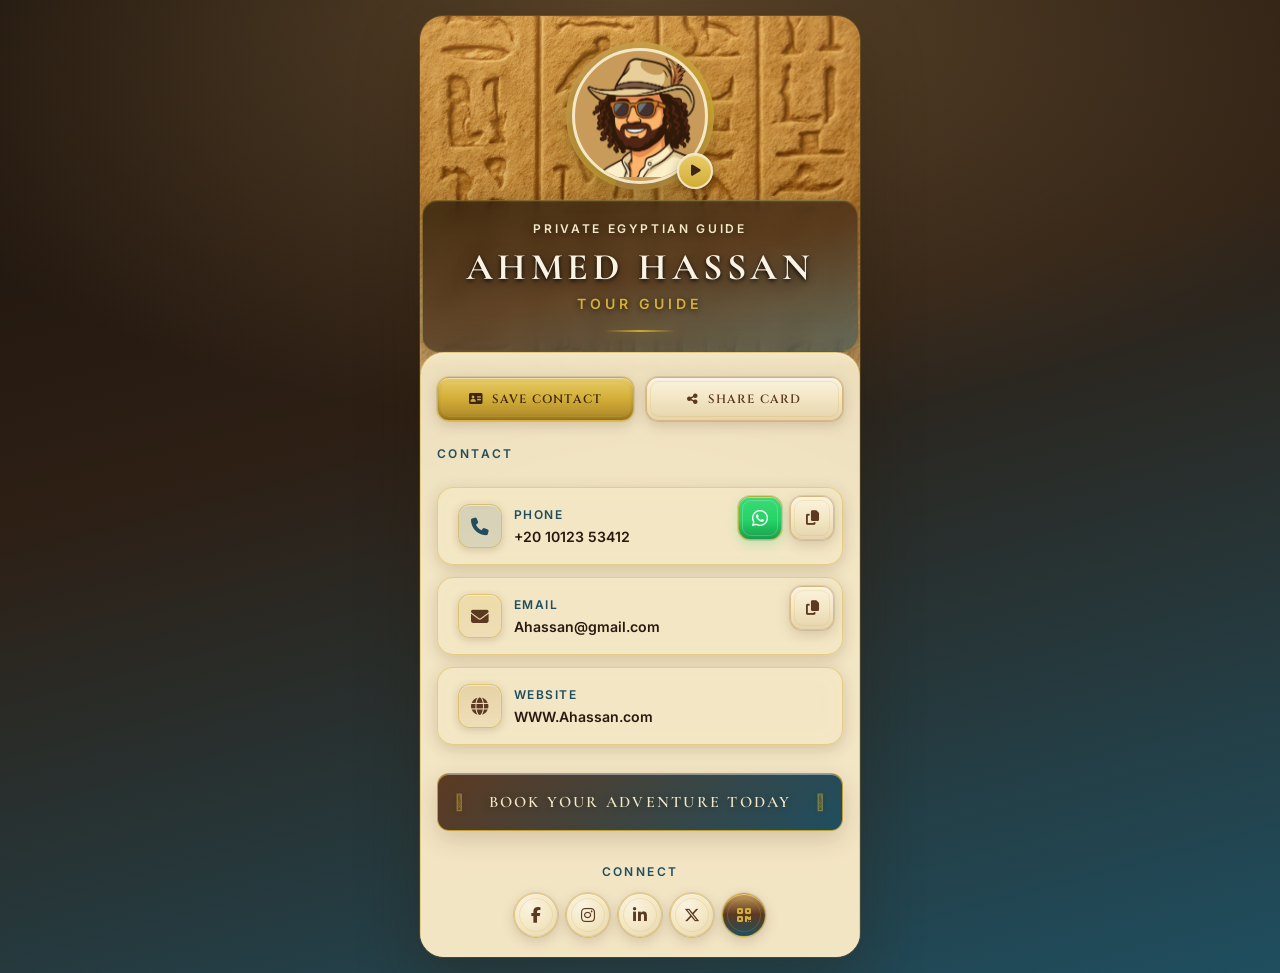
<file: index.html>
<!DOCTYPE html>
<html lang="en">
<head>
  <meta charset="UTF-8">
  <meta name="viewport" content="width=device-width, initial-scale=1.0, viewport-fit=cover">
  <meta name="description" content="Ahmed Hassan - Professional Tour Guide. Contact for guided tours and travel experiences.">
  <meta name="keywords" content="tour guide, Egypt, travel, guided tours, Ahmed Hassan">
  <meta name="author" content="Ahmed Hassan">
  <meta name="robots" content="index, follow">
  <meta name="format-detection" content="telephone=yes, email=yes, address=no">
  <meta name="mobile-web-app-capable" content="yes">
  <meta name="apple-mobile-web-app-capable" content="yes">
  <meta name="apple-mobile-web-app-status-bar-style" content="black-translucent">
  <meta name="apple-mobile-web-app-title" content="A.H. Tours">
  <meta property="og:title" content="Ahmed Hassan - Tour Guide">
  <meta property="og:description" content="Ahmed Hassan - Professional Tour Guide. Contact for guided tours and travel experiences.">
  <meta property="og:type" content="profile">
  <meta property="og:image" content="/assets/owner.png">
  <meta property="og:locale" content="en_US">
  <meta name="twitter:card" content="summary_large_image">
  <meta name="twitter:title" content="Ahmed Hassan - Tour Guide">
  <meta name="twitter:description" content="Ahmed Hassan - Professional Tour Guide. Contact for guided tours and travel experiences.">
  <meta name="twitter:image" content="/assets/owner.png">

  <title>Ahmed Hassan - Tour Guide</title>

  <link rel="canonical" href="/">
  <link rel="icon" type="image/svg+xml" href="/assets/favicon.svg">
  <link rel="icon" type="image/x-icon" href="/assets/favicon.ico">
  <link rel="apple-touch-icon" href="/assets/apple-touch-icon.svg">
  <link rel="manifest" href="/assets/site.webmanifest">
  <link rel="preload" href="/data/card.json" as="fetch" crossorigin="anonymous">
  <link rel="preload" href="/assets/owner.png" as="image" type="image/png">
  <meta name="theme-color" content="#C89B5B">
  <meta name="msapplication-TileColor" content="#C89B5B">

  <link rel="preconnect" href="https://fonts.googleapis.com">
  <link rel="preconnect" href="https://fonts.gstatic.com" crossorigin>
  <link rel="preconnect" href="https://cdnjs.cloudflare.com" crossorigin>

  <link rel="stylesheet" href="https://cdnjs.cloudflare.com/ajax/libs/font-awesome/6.4.2/css/all.min.css"
        integrity="sha512-z3gLpd7yknf1YoNbCzqRKc4qyor8gaKU1qmn+CShxbuBusANI9QpRohGBreCFkKxLhei6S9CQXFEbbKuqLg0DA=="
        crossorigin="anonymous" referrerpolicy="no-referrer">
  <link rel="stylesheet" href="https://fonts.googleapis.com/css2?family=Cinzel:wght@400;600;700&family=Cormorant+Garamond:wght@500;600;700&family=Inter:wght@400;500;600;700&display=swap">

  <link rel="stylesheet" href="/styles/variables.css">
  <link rel="stylesheet" href="/styles/base.css">
  <link rel="stylesheet" href="/styles/layout.css">
  <link rel="stylesheet" href="/styles/components.css">
  <link rel="stylesheet" href="/styles/animations.css">
  <link rel="stylesheet" href="/styles/responsive.css">
  <link rel="stylesheet" href="/styles/interactions.css">
</head>
<body>
  <a class="skip-link" href="#main-card">Skip to business card</a>

  <aside class="install-banner" hidden aria-hidden="true" role="region" aria-label="Install app">
    <div class="install-banner__header">
      <span class="install-banner__glyph" aria-hidden="true">𓋹</span>
      <p class="install-banner__text">Install this card on your home screen for quick access.</p>
    </div>
    <div class="install-banner__actions">
      <button type="button" class="btn btn--gold btn--sm" data-action="install-app">Add to Home Screen</button>
      <button type="button" class="btn btn--ghost btn--sm" data-action="dismiss-install">Not now</button>
    </div>
  </aside>

  <main id="main-card" class="card-container">
    <article class="business-card">
      <div class="bg-scene" aria-hidden="true">
        <div class="bg-texture"></div>
        <div class="bg-atmosphere"></div>
        <div class="bg-vignette"></div>
      </div>

      <header class="hero">
        <div class="hero__glow" aria-hidden="true"></div>
        <div class="avatar-wrap">
          <div class="avatar-ring" aria-hidden="true"></div>
          <button type="button"
                  class="avatar-trigger"
                  data-action="open-showcase"
                  aria-label="Play Ahmed Hassan's guide introduction video"
                  hidden>
            <span class="profile-img-container">
              <img src="/assets/owner.png"
                   data-card="profile-image"
                   alt="Ahmed Hassan - Professional Tour Guide"
                   class="profile-image"
                   width="132"
                   height="132"
                   decoding="async"
                   fetchpriority="high">
            </span>
            <span class="avatar-play" aria-hidden="true">
              <i class="fas fa-play" aria-hidden="true"></i>
            </span>
          </button>
        </div>
        <div class="hero__identity name-section">
          <p class="hero__eyebrow">Private Egyptian Guide</p>
          <h1 data-card="owner-name">AHMED HASSAN</h1>
          <h2 data-card="owner-title">TOUR GUIDE</h2>
          <div class="hero__divider perfect-divider" aria-hidden="true"></div>
        </div>
      </header>

      <div class="card-body info-panel">
        <section class="actions-section utility-section" aria-label="Quick actions">
          <div class="actions-grid">
            <button type="button" class="btn btn--gold" data-action="save-contact">
              <i class="fas fa-address-card" aria-hidden="true"></i>
              <span data-card="save-contact-label">Save Contact</span>
            </button>
            <button type="button" class="btn btn--outline" data-action="share-card">
              <i class="fas fa-share-alt" aria-hidden="true"></i>
              <span data-card="share-card-label">Share Card</span>
            </button>
          </div>
        </section>

        <section class="contact-section" aria-labelledby="contact-heading">
          <h3 id="contact-heading" class="section-label">Contact</h3>

          <div class="contact-card">
            <a href="tel:+201012353412"
               data-card="phone-link"
               class="contact-card__main contact-link"
               aria-label="Call Ahmed Hassan">
              <span class="contact-card__icon contact-card__icon--phone"><i class="fas fa-phone" aria-hidden="true"></i></span>
              <span class="contact-card__body">
                <span class="contact-card__label">Phone</span>
                <span class="contact-card__value" data-card="phone-display">+20 10123 53412</span>
              </span>
            </a>
            <div class="contact-card__tools">
              <a href="https://wa.me/201012353412"
                 data-card="whatsapp-link"
                 target="_blank"
                 rel="noopener noreferrer"
                 class="contact-card__wa"
                 aria-label="Chat with Ahmed Hassan on WhatsApp"
                 title="WhatsApp">
                <i class="fab fa-whatsapp" aria-hidden="true"></i>
              </a>
              <button type="button" class="copy-btn contact-card__copy"
                      data-card="phone-copy"
                      data-copy="+20 10123 53412"
                      aria-label="Copy phone number"
                      title="Copy phone number">
                <i class="fas fa-copy" aria-hidden="true"></i>
              </button>
            </div>
          </div>

          <div class="contact-card">
            <a href="mailto:Ahassan@gmail.com"
               data-card="email-link"
               class="contact-card__main contact-link"
               aria-label="Email Ahmed Hassan in Gmail"
               title="Email Ahmed Hassan in Gmail">
              <span class="contact-card__icon contact-card__icon--email"><i class="fas fa-envelope" aria-hidden="true"></i></span>
              <span class="contact-card__body">
                <span class="contact-card__label">Email</span>
                <span class="contact-card__value" data-card="email-display">Ahassan@gmail.com</span>
              </span>
            </a>
            <button type="button" class="copy-btn contact-card__copy"
                    data-card="email-copy"
                    data-copy="Ahassan@gmail.com"
                    aria-label="Copy email address"
                    title="Copy email address">
              <i class="fas fa-copy" aria-hidden="true"></i>
            </button>
          </div>

          <div class="contact-card">
            <a href="https://www.ahassan.com"
               data-card="website-link"
               target="_blank"
               rel="noopener noreferrer"
               class="contact-card__main contact-link"
               aria-label="Visit website">
              <span class="contact-card__icon contact-card__icon--web"><i class="fas fa-globe" aria-hidden="true"></i></span>
              <span class="contact-card__body">
                <span class="contact-card__label">Website</span>
                <span class="contact-card__value" data-card="website-display">WWW.Ahassan.com</span>
              </span>
            </a>
          </div>
        </section>

        <section class="slogan-section" aria-labelledby="slogan-heading">
          <h3 id="slogan-heading" class="sr-only">Booking invitation</h3>
          <div class="slogan-banner adventure-slogan">
            <span class="slogan-shimmer" aria-hidden="true"></span>
            <span class="slogan-glyph slogan-glyph--start" aria-hidden="true">𓋹</span>
            <span class="slogan-text" data-card="slogan">Book Your Adventure Today</span>
            <span class="slogan-glyph slogan-glyph--end" aria-hidden="true">𓋹</span>
          </div>
        </section>

        <section class="social-section" aria-labelledby="social-heading">
          <h3 id="social-heading" class="section-label section-label--center">Connect</h3>
          <div class="social-icons">
            <a href="https://www.facebook.com/ahmedhassan.tourguide"
               data-card-social="facebook"
               target="_blank"
               rel="noopener noreferrer"
               class="social-icon"
               aria-label="Visit Ahmed Hassan's Facebook page"
               title="Facebook">
              <i class="fab fa-facebook-f" aria-hidden="true"></i>
            </a>
            <a href="https://www.instagram.com/ahmedhassan.tourguide"
               data-card-social="instagram"
               target="_blank"
               rel="noopener noreferrer"
               class="social-icon"
               aria-label="Visit Ahmed Hassan's Instagram profile"
               title="Instagram">
              <i class="fab fa-instagram" aria-hidden="true"></i>
            </a>
            <a href="https://www.linkedin.com/in/ahmedhassan-tourguide"
               data-card-social="linkedin"
               target="_blank"
               rel="noopener noreferrer"
               class="social-icon"
               aria-label="Visit Ahmed Hassan's LinkedIn profile"
               title="LinkedIn">
              <i class="fab fa-linkedin-in" aria-hidden="true"></i>
            </a>
            <a href="https://x.com/ahmedhassan_tours"
               data-card-social="x"
               target="_blank"
               rel="noopener noreferrer"
               class="social-icon"
               aria-label="Visit Ahmed Hassan's X profile"
               title="X">
              <i class="fab fa-x-twitter" aria-hidden="true"></i>
            </a>
            <button type="button" class="social-icon qr-icon"
                    aria-label="Show QR Code"
                    title="Display QR Code">
              <i class="fas fa-qrcode" aria-hidden="true"></i>
            </button>
          </div>
        </section>
      </div>
    </article>
  </main>

  <div id="videoModal"
       class="video-modal-overlay"
       aria-hidden="true"
       role="dialog"
       aria-modal="true"
       aria-labelledby="video-modal-title">
    <div class="video-modal video-modal-content">
      <button type="button"
              class="modal-close video-modal__close"
              data-card="video-close-label"
              aria-label="Close video"
              title="Close">
        <span aria-hidden="true">&times;</span>
      </button>
      <p class="video-modal__eyebrow" data-card="video-eyebrow">Personal Invitation</p>
      <h3 id="video-modal-title" class="video-modal__title" data-card="video-title">Walk the Nile &amp; Ancient Wonders</h3>
      <p class="video-modal__caption" data-card="video-caption">A glimpse into how I craft private journeys across Egypt's timeless landscapes.</p>
      <div class="video-container">
        <div class="video-embed">
          <iframe
            id="profileVideoFrame"
            data-src="https://www.youtube.com/embed/2Ri8f-wqonE?playsinline=1&amp;rel=0&amp;modestbranding=1"
            title="YouTube video player"
            allow="accelerometer; autoplay; clipboard-write; encrypted-media; gyroscope; picture-in-picture; web-share"
            referrerpolicy="strict-origin-when-cross-origin"
            allowfullscreen
            loading="lazy"></iframe>
        </div>
      </div>
    </div>
  </div>

  <div class="modal-overlay qr-modal-overlay"
       aria-hidden="true"
       role="dialog"
       aria-modal="true"
       aria-labelledby="qr-modal-title">
    <div class="qr-modal">
      <button type="button" class="modal-close"
              aria-label="Close QR Code modal"
              title="Close">
        <span aria-hidden="true">&times;</span>
      </button>
      <p class="qr-modal__eyebrow" aria-hidden="true">Scan to connect</p>
      <h3 id="qr-modal-title" data-card="qr-title">My QR Code</h3>
      <div class="qr-modal__frame">
        <img src="/assets/MYQR.png"
             data-card="qr-image"
             alt="QR Code for Ahmed Hassan's contact information"
             class="modal-qr-image"
             width="200"
             height="200"
             loading="lazy"
             decoding="async">
      </div>
      <button type="button" class="btn btn--gold download-btn"
              data-card="download-qr-label"
              aria-label="Download QR Code image"
              title="Download QR Code">
        Download QR Code
      </button>
    </div>
  </div>

  <div id="app-toast" class="app-toast" role="status" aria-live="polite" aria-atomic="true"></div>

  <script src="/scripts/interaction-utils.js" defer></script>
  <script src="/scripts/card-loader.js" defer></script>
  <script src="/scripts/clipboard-manager.js" defer></script>
  <script src="/scripts/modal-manager.js" defer></script>
  <script src="/scripts/video-handler.js" defer></script>
  <script src="/scripts/social-interactions.js" defer></script>
  <script src="/scripts/vcard-manager.js" defer></script>
  <script src="/scripts/share-manager.js" defer></script>
  <script src="/scripts/email-link-manager.js" defer></script>
  <script src="/scripts/pwa-manager.js" defer></script>
  <script src="/scripts/app.js" defer></script>
</body>
</html>
</file>
<file: styles/variables.css>
/* ========================================
   LUXURY EGYPTIAN TOURISM — DESIGN TOKENS
   ======================================== */

:root {
  /* Strict brand palette */
  --sandstone: #C89B5B;
  --sandstone-light: #d4ad78;
  --pharaoh-brown: #5C3A21;
  --pharaoh-brown-deep: #3d2615;
  --antique-gold: #D4AF37;
  --antique-gold-soft: rgba(212, 175, 55, 0.35);
  --papyrus-cream: #F4E7C5;
  --papyrus-cream-soft: rgba(244, 231, 197, 0.92);
  --nile-blue: #1F4E5F;
  --nile-blue-soft: rgba(31, 78, 95, 0.12);
  --luxury-overlay: rgba(40, 25, 10, 0.55);
  --shadow-soft: rgba(60, 30, 10, 0.18);
  --shadow-deep: rgba(40, 25, 10, 0.32);
  --white: #ffffff;
  --text-primary: #2a1810;
  --text-secondary: #5c3a21;
  --text-on-dark: #f4e7c5;
  --whatsapp: #25d366;

  /* Legacy aliases for scripts compatibility */
  --dark-brown: var(--pharaoh-brown);
  --ochre: var(--sandstone);
  --muted-black: var(--text-primary);

  /* Typography */
  --font-display: 'Cormorant Garamond', 'Cinzel', Georgia, serif;
  --font-serif: 'Cinzel', Georgia, serif;
  --font-ui: 'Inter', system-ui, -apple-system, sans-serif;
  --font-family: var(--font-serif);

  /* Fluid scale */
  --text-xs: clamp(0.68rem, 0.62rem + 0.28vw, 0.75rem);
  --text-sm: clamp(0.78rem, 0.72rem + 0.32vw, 0.88rem);
  --text-base: clamp(0.88rem, 0.82rem + 0.35vw, 1rem);
  --text-lg: clamp(1.05rem, 0.95rem + 0.5vw, 1.25rem);
  --text-xl: clamp(1.35rem, 1.1rem + 1.1vw, 1.85rem);
  --text-2xl: clamp(1.65rem, 1.35rem + 1.4vw, 2.35rem);

  /* Layout */
  --card-max-width: 440px;
  --radius-sm: 10px;
  --radius-md: 16px;
  --radius-lg: 24px;
  --radius-full: 999px;
  --border-radius: var(--radius-lg);

  /* Spacing */
  --space-1: 4px;
  --space-2: 8px;
  --space-3: 12px;
  --space-4: 16px;
  --space-5: 20px;
  --space-6: 24px;
  --space-7: 32px;
  --spacing-xs: var(--space-2);
  --spacing-sm: var(--space-3);
  --spacing-md: var(--space-4);
  --spacing-lg: var(--space-5);
  --spacing-xl: var(--space-6);
  --spacing-xxl: var(--space-7);

  /* Components */
  --profile-img-size: clamp(112px, 29vw, 136px);
  --avatar-border-width: 3px;
  --avatar-face-position: center 38%;
  --avatar-face-scale: 0.94;
  --social-icon-size: 40px;
  --social-icon-size-mobile: 40px;

  /* Glass & surfaces */
  --glass-bg: rgba(244, 231, 197, 0.78);
  --glass-bg-strong: rgba(244, 231, 197, 0.92);
  --glass-border: rgba(212, 175, 55, 0.45);
  --glass-blur: 16px;
  --panel-background: var(--glass-bg);
  --panel-border: 1px solid var(--glass-border);
  --panel-backdrop-blur: var(--glass-blur);
  --panel-border-radius: var(--radius-lg) var(--radius-lg) 0 0;

  /* Pharaoh button system */
  --pharaoh-gold-light: #e8cc6a;
  --pharaoh-gold-mid: var(--antique-gold);
  --pharaoh-gold-dark: #a88428;
  --pharaoh-border: rgba(212, 175, 55, 0.55);
  --pharaoh-border-strong: rgba(212, 175, 55, 0.85);
  --pharaoh-inset-highlight: inset 0 1px 0 rgba(255, 255, 255, 0.42);
  --pharaoh-inset-depth: inset 0 -2px 4px rgba(40, 25, 10, 0.22);
  --pharaoh-shadow: 0 4px 14px var(--shadow-soft), 0 0 0 1px rgba(92, 58, 33, 0.12);
  --pharaoh-shadow-hover: 0 8px 22px rgba(60, 30, 10, 0.24), 0 0 12px var(--antique-gold-soft);
  --pharaoh-radius-btn: 12px;

  /* Motion */
  --ease-luxury: cubic-bezier(0.22, 1, 0.36, 1);
  --transition: 0.35s var(--ease-luxury);
  --transition-fast: 0.2s var(--ease-luxury);

  /* Z-index */
  --z-background: 0;
  --z-overlay: 1;
  --z-hero: 2;
  --z-content: 3;
  --z-modal: 100;
  --z-toast: 110;
  --z-install: 90;
  --z-tooltip: 10;
}
</file>
<file: styles/base.css>
/* ========================================
   BASE — RESET & TYPOGRAPHY
   ======================================== */

*,
*::before,
*::after {
  margin: 0;
  padding: 0;
  box-sizing: border-box;
}

html {
  -webkit-text-size-adjust: 100%;
  text-size-adjust: 100%;
  scroll-behavior: smooth;
  overflow-x: hidden;
}

body {
  font-family: var(--font-ui);
  font-size: var(--text-base);
  line-height: 1.5;
  color: var(--text-primary);
  background:
    radial-gradient(ellipse 120% 80% at 50% 0%, rgba(200, 155, 91, 0.35), transparent 55%),
    linear-gradient(165deg, #1a120c 0%, #2d1f14 40%, #1f4e5f 100%);
  min-height: 100dvh;
  display: flex;
  justify-content: center;
  align-items: flex-start;
  padding: var(--space-4);
  padding-top: max(var(--space-4), env(safe-area-inset-top));
  padding-right: max(var(--space-4), env(safe-area-inset-right));
  padding-bottom: max(var(--space-4), env(safe-area-inset-bottom));
  padding-left: max(var(--space-4), env(safe-area-inset-left));
  overflow-x: hidden;
}

/* Lock background only while a modal is open */
html.scroll-locked {
  overflow: hidden;
}

html.scroll-locked body {
  overflow: hidden;
}

.skip-link {
  position: absolute;
  top: -48px;
  left: var(--space-3);
  z-index: calc(var(--z-modal) + 2);
  background: var(--pharaoh-brown);
  color: var(--papyrus-cream);
  padding: var(--space-2) var(--space-4);
  border-radius: var(--radius-sm);
  text-decoration: none;
  font-weight: 600;
  font-size: var(--text-sm);
  transition: top var(--transition-fast);
}

.skip-link:focus-visible {
  top: max(var(--space-3), env(safe-area-inset-top));
}

h1 {
  font-family: var(--font-display);
  font-size: var(--text-2xl);
  font-weight: 700;
  letter-spacing: 0.12em;
  line-height: 1.15;
  color: var(--papyrus-cream);
  text-align: center;
  text-shadow:
    0 2px 4px rgba(0, 0, 0, 0.85),
    0 4px 16px rgba(0, 0, 0, 0.55);
}

.hero h1 {
  color: #faf3e4;
}

h2 {
  font-family: var(--font-ui);
  font-size: var(--text-sm);
  font-weight: 600;
  letter-spacing: 0.28em;
  text-transform: uppercase;
  color: var(--antique-gold);
  text-align: center;
  margin-top: var(--space-1);
  text-shadow: 0 1px 6px rgba(0, 0, 0, 0.75);
}

.hero h2 {
  color: var(--antique-gold);
}

h3 {
  font-family: var(--font-display);
  font-size: var(--text-lg);
  color: var(--pharaoh-brown);
}

:focus-visible {
  outline: 2px solid var(--antique-gold);
  outline-offset: 3px;
}

.sr-only {
  position: absolute;
  width: 1px;
  height: 1px;
  padding: 0;
  margin: -1px;
  overflow: hidden;
  clip: rect(0, 0, 0, 0);
  white-space: nowrap;
  border: 0;
}
</file>
<file: styles/layout.css>
/* ========================================
   LAYOUT — CINEMATIC CARD STRUCTURE
   ======================================== */

.card-container {
  width: 100%;
  max-width: var(--card-max-width);
  opacity: 0;
  transform: translateY(16px);
  animation: cardReveal 1s var(--ease-luxury) 0.15s forwards;
}

.business-card {
  position: relative;
  display: flex;
  flex-direction: column;
  min-height: min(920px, calc(100dvh - var(--space-8)));
  max-height: calc(100dvh - var(--space-8));
  border-radius: var(--radius-lg);
  overflow: hidden;
  box-shadow:
    0 24px 64px var(--shadow-deep),
    0 0 0 1px rgba(212, 175, 55, 0.2);
  background: var(--pharaoh-brown-deep);
}

/* —— Atmospheric background —— */
.bg-scene {
  position: absolute;
  inset: 0;
  z-index: var(--z-background);
  overflow: hidden;
}

/* Global texture — visible in hero, fades out before content panel */
.bg-texture {
  position: absolute;
  inset: -6%;
  background-image: url('../assets/images/background.png');
  background-size: cover;
  background-position: center 20%;
  filter: blur(3px) saturate(1.05) brightness(1.05);
  transform: scale(1.04);
  opacity: 0.72;
  -webkit-mask-image: linear-gradient(
    to bottom,
    #000 0%,
    #000 36%,
    rgba(0, 0, 0, 0.65) 44%,
    transparent 54%
  );
  mask-image: linear-gradient(
    to bottom,
    #000 0%,
    #000 36%,
    rgba(0, 0, 0, 0.65) 44%,
    transparent 54%
  );
}

.bg-atmosphere {
  position: absolute;
  inset: 0;
  background:
    linear-gradient(
      180deg,
      rgba(200, 155, 91, 0.12) 0%,
      rgba(40, 25, 10, 0.2) 32%,
      rgba(244, 231, 197, 0.88) 46%,
      rgba(244, 231, 197, 0.98) 50%,
      var(--papyrus-cream-soft) 100%
    );
}

.bg-vignette {
  position: absolute;
  inset: 0;
  background:
    radial-gradient(ellipse 95% 55% at 50% 18%, transparent 42%, rgba(20, 12, 6, 0.35) 100%);
  -webkit-mask-image: linear-gradient(to bottom, #000 0%, #000 48%, transparent 58%);
  mask-image: linear-gradient(to bottom, #000 0%, #000 48%, transparent 58%);
}

/* —— Hero —— */
.hero {
  position: relative;
  z-index: var(--z-hero);
  flex-shrink: 0;
  padding: var(--space-7) var(--space-5) var(--space-6);
  text-align: center;
  overflow: hidden;
}

/* Crisp hero-only texture layer (sits above global, under content) */
.hero::before {
  content: '';
  position: absolute;
  inset: 0;
  z-index: 0;
  background-image: url('../assets/images/background.png');
  background-size: cover;
  background-position: center 22%;
  opacity: 0.88;
  filter: saturate(1.08) contrast(1.04);
  pointer-events: none;
}

/* Warm sunset wash — keeps texture visible without flattening it */
.hero::after {
  content: '';
  position: absolute;
  inset: 0;
  z-index: 1;
  background:
    linear-gradient(
      180deg,
      rgba(200, 155, 91, 0.18) 0%,
      rgba(40, 25, 10, 0.08) 55%,
      rgba(244, 231, 197, 0.35) 100%
    );
  pointer-events: none;
}

.hero__glow {
  position: absolute;
  top: 8%;
  left: 50%;
  width: 180px;
  height: 180px;
  transform: translateX(-50%) translateZ(0);
  background: radial-gradient(circle, var(--antique-gold-soft) 0%, transparent 72%);
  pointer-events: none;
  z-index: 1;
  animation: heroGlow 6s ease-in-out infinite;
  backface-visibility: hidden;
}

.avatar-wrap {
  position: relative;
  display: inline-flex;
  align-items: center;
  justify-content: center;
  margin-bottom: var(--space-4);
  z-index: 3;
  isolation: isolate;
}

.avatar-trigger {
  position: relative;
  display: block;
  width: var(--profile-img-size);
  height: var(--profile-img-size);
  padding: 0;
  border: none;
  background: transparent;
  border-radius: 50%;
  cursor: pointer;
  -webkit-tap-highlight-color: transparent;
  transform: translateZ(0);
}

.avatar-trigger:focus-visible {
  outline: 2px solid var(--antique-gold);
  outline-offset: 4px;
}

/* Static gold ring — no rotation (prevents edge flicker on photo) */
.avatar-ring {
  position: absolute;
  inset: -6px;
  border-radius: 50%;
  background: conic-gradient(from 200deg, var(--antique-gold), var(--sandstone), var(--antique-gold), var(--sandstone));
  opacity: 0.92;
  pointer-events: none;
  z-index: 0;
  transform: translateZ(0);
  backface-visibility: hidden;
}

.profile-img-container {
  position: relative;
  display: block;
  width: 100%;
  height: 100%;
  border-radius: 50%;
  overflow: hidden;
  border: var(--avatar-border-width) solid var(--papyrus-cream);
  box-shadow:
    0 12px 32px var(--shadow-deep),
    0 0 24px var(--antique-gold-soft);
  background: var(--sandstone);
  z-index: 1;
  transform: translateZ(0);
  backface-visibility: hidden;
  -webkit-backface-visibility: hidden;
}

/* Full portrait visible in circle — centered on face, slight scale-in */
.profile-image {
  display: block;
  width: 100%;
  height: 100%;
  max-width: none;
  object-fit: cover;
  object-position: var(--avatar-face-position);
  transform: translateZ(0) scale(var(--avatar-face-scale));
  transform-origin: center center;
  backface-visibility: hidden;
  -webkit-backface-visibility: hidden;
  -webkit-transform: translateZ(0) scale(var(--avatar-face-scale));
}

/* Play badge — sits on frame rim, not over the face */
.avatar-play {
  position: absolute;
  right: -5px;
  bottom: -5px;
  z-index: 3;
  width: 36px;
  height: 36px;
  display: flex;
  align-items: center;
  justify-content: center;
  border-radius: 50%;
  background: linear-gradient(180deg, var(--pharaoh-gold-light) 0%, var(--antique-gold) 100%);
  border: 2px solid var(--papyrus-cream);
  box-shadow:
    var(--pharaoh-inset-highlight),
    0 4px 12px rgba(0, 0, 0, 0.3);
  color: var(--pharaoh-brown-deep);
  font-size: 0.8rem;
  padding-left: 2px;
  pointer-events: none;
  transform: translateZ(0);
  transform-origin: 85% 85%;
  backface-visibility: hidden;
  transition: transform 0.2s var(--ease-luxury), opacity 0.2s var(--ease-luxury);
}

.hero__identity {
  position: relative;
  z-index: 3;
  display: inline-block;
  max-width: 100%;
  padding: var(--space-4) var(--space-6);
  margin-top: var(--space-1);
}

/* Localized readability plate — only behind name block, not whole hero */
.hero__identity::before {
  content: '';
  position: absolute;
  inset: -4px -20px;
  z-index: -1;
  border-radius: var(--radius-md);
  background: linear-gradient(
    165deg,
    rgba(40, 25, 10, 0.78) 0%,
    rgba(60, 38, 22, 0.72) 50%,
    rgba(31, 78, 95, 0.55) 100%
  );
  backdrop-filter: blur(10px);
  -webkit-backdrop-filter: blur(10px);
  border: 1px solid rgba(212, 175, 55, 0.28);
  box-shadow:
    0 12px 32px rgba(20, 12, 6, 0.35),
    inset 0 1px 0 rgba(255, 255, 255, 0.08);
}

.hero__eyebrow {
  font-family: var(--font-ui);
  font-size: var(--text-xs);
  font-weight: 600;
  letter-spacing: 0.22em;
  text-transform: uppercase;
  color: var(--papyrus-cream);
  margin-bottom: var(--space-2);
  text-shadow: 0 1px 8px rgba(0, 0, 0, 0.65);
}

.hero__divider,
.perfect-divider {
  width: 72px;
  height: 2px;
  margin: var(--space-4) auto 0;
  background: linear-gradient(90deg, transparent, var(--antique-gold), transparent);
  border-radius: var(--radius-full);
  box-shadow: 0 0 12px var(--antique-gold-soft);
}

/* —— Content panel —— */
.card-body,
.info-panel {
  position: relative;
  z-index: var(--z-content);
  flex: 1;
  display: flex;
  flex-direction: column;
  gap: var(--space-5);
  margin-top: -20px;
  padding: var(--space-6) var(--space-4) var(--space-5);
  padding-bottom: max(var(--space-5), env(safe-area-inset-bottom));
  background: var(--glass-bg-strong);
  backdrop-filter: blur(var(--glass-blur));
  -webkit-backdrop-filter: blur(var(--glass-blur));
  border-radius: var(--panel-border-radius);
  border: var(--panel-border);
  border-bottom: none;
  box-shadow:
    inset 0 1px 0 rgba(255, 255, 255, 0.55),
    0 -8px 32px var(--shadow-soft);
  overflow-y: auto;
  -webkit-overflow-scrolling: touch;
}

/* Seal panel from hero texture bleed */
.card-body::before,
.info-panel::before {
  content: '';
  position: absolute;
  top: 0;
  left: 0;
  right: 0;
  height: 14px;
  background: linear-gradient(to bottom, var(--papyrus-cream), transparent);
  border-radius: var(--radius-lg) var(--radius-lg) 0 0;
  pointer-events: none;
  z-index: 1;
}

.section-label {
  font-family: var(--font-ui);
  font-size: var(--text-xs);
  font-weight: 600;
  letter-spacing: 0.2em;
  text-transform: uppercase;
  color: var(--nile-blue);
  margin-bottom: var(--space-3);
}

.section-label--center {
  text-align: center;
}

.contact-section {
  display: flex;
  flex-direction: column;
  gap: var(--space-3);
}

.actions-grid {
  display: grid;
  grid-template-columns: 1fr 1fr;
  gap: var(--space-3);
}

.slogan-section {
  margin-top: var(--space-1);
}

.social-section {
  margin-top: auto;
  padding-top: var(--space-2);
}

.social-icons {
  display: flex;
  flex-wrap: wrap;
  justify-content: center;
  gap: var(--space-2);
}
</file>
<file: styles/components.css>
/* ========================================
   COMPONENTS — LUXURY UI
   ======================================== */

/* —— Pharaoh button system (in-card controls) —— */
.btn,
.utility-btn,
.copy-btn,
.contact-card__wa,
.social-icon,
.modal-close,
.download-btn {
  -webkit-tap-highlight-color: transparent;
}

.btn {
  position: relative;
  display: inline-flex;
  align-items: center;
  justify-content: center;
  gap: 8px;
  min-height: 44px;
  padding: 12px 18px;
  border-radius: var(--pharaoh-radius-btn);
  font-family: var(--font-serif);
  font-size: var(--text-xs);
  font-weight: 600;
  letter-spacing: 0.1em;
  text-transform: uppercase;
  text-decoration: none;
  cursor: pointer;
  overflow: hidden;
  isolation: isolate;
  border: 1px solid var(--pharaoh-border);
  transition:
    transform var(--transition-fast),
    box-shadow var(--transition-fast),
    background var(--transition-fast),
    border-color var(--transition-fast),
    color var(--transition-fast);
  box-shadow: var(--pharaoh-shadow);
}

/* Inner cartouche frame */
.btn::after {
  content: '';
  position: absolute;
  inset: 3px;
  border-radius: calc(var(--pharaoh-radius-btn) - 3px);
  border: 1px solid rgba(212, 175, 55, 0.22);
  pointer-events: none;
  z-index: 0;
}

.btn i,
.btn span {
  position: relative;
  z-index: 1;
}

.btn:active {
  transform: translateY(1px) scale(0.99);
  box-shadow: var(--pharaoh-inset-depth), 0 2px 6px var(--shadow-soft);
}

/* Royal gold — primary seal */
.btn--gold {
  background: linear-gradient(
    180deg,
    var(--pharaoh-gold-light) 0%,
    var(--pharaoh-gold-mid) 48%,
    var(--pharaoh-gold-dark) 100%
  );
  color: var(--pharaoh-brown-deep);
  border-color: var(--pharaoh-border-strong);
  box-shadow: var(--pharaoh-inset-highlight), var(--pharaoh-inset-depth), var(--pharaoh-shadow);
}

.btn--gold::before {
  content: '';
  position: absolute;
  inset: 0;
  background: linear-gradient(105deg, transparent 42%, rgba(255, 255, 255, 0.28) 50%, transparent 58%);
  opacity: 0;
  transition: opacity var(--transition-fast);
  z-index: 0;
}

/* Papyrus tablet — secondary */
.btn--outline {
  background: linear-gradient(
    180deg,
    #faf3e0 0%,
    var(--papyrus-cream) 45%,
    #e5d4ad 100%
  );
  color: var(--pharaoh-brown);
  border-color: rgba(200, 155, 91, 0.65);
  box-shadow: var(--pharaoh-inset-highlight), var(--pharaoh-shadow);
}

.btn--nile {
  background: linear-gradient(180deg, #2a6578 0%, var(--nile-blue) 55%, #163a48 100%);
  color: var(--papyrus-cream);
  border-color: rgba(212, 175, 55, 0.35);
  box-shadow: var(--pharaoh-inset-highlight), var(--pharaoh-shadow);
}

.btn--whatsapp {
  background: linear-gradient(180deg, #3dd977 0%, var(--whatsapp) 100%);
  color: var(--white);
  border-color: rgba(212, 175, 55, 0.4);
}

.btn--ghost {
  background: linear-gradient(180deg, rgba(244, 231, 197, 0.5) 0%, transparent 100%);
  color: var(--pharaoh-brown);
  border-color: rgba(200, 155, 91, 0.4);
  box-shadow: none;
}

.btn--ghost::after {
  display: none;
}

.btn--sm {
  min-height: 40px;
  padding: 8px 14px;
  font-size: 0.65rem;
  letter-spacing: 0.08em;
}

.actions-grid .btn {
  width: 100%;
}

.utility-btn {
  position: relative;
  display: inline-flex;
  align-items: center;
  justify-content: center;
  gap: 8px;
  min-height: 44px;
  padding: 12px 18px;
  border-radius: var(--pharaoh-radius-btn);
  font-family: var(--font-serif);
  font-size: var(--text-xs);
  font-weight: 600;
  letter-spacing: 0.1em;
  text-transform: uppercase;
  cursor: pointer;
  border: 1px solid var(--pharaoh-border);
  transition: var(--transition-fast);
  box-shadow: var(--pharaoh-shadow);
}

/* —— Contact cards —— */
.contact-card {
  display: flex;
  align-items: stretch;
  gap: var(--space-2);
  background: var(--glass-bg);
  backdrop-filter: blur(12px);
  -webkit-backdrop-filter: blur(12px);
  border: 1px solid var(--glass-border);
  border-radius: var(--radius-md);
  padding: var(--space-2);
  box-shadow: 0 4px 16px var(--shadow-soft);
  transition: transform var(--transition-fast), box-shadow var(--transition-fast);
}

.contact-card__main {
  flex: 1;
  display: flex;
  align-items: center;
  gap: var(--space-3);
  min-height: 44px;
  padding: var(--space-2) var(--space-3);
  text-decoration: none;
  color: inherit;
  border-radius: var(--radius-sm);
}

.contact-card__main:focus-visible {
  outline: 2px solid var(--antique-gold);
  outline-offset: 2px;
}

.contact-card__icon {
  flex-shrink: 0;
  width: 44px;
  height: 44px;
  display: flex;
  align-items: center;
  justify-content: center;
  border-radius: var(--pharaoh-radius-btn);
  font-size: 1.1rem;
  border: 1px solid var(--pharaoh-border);
  box-shadow: var(--pharaoh-inset-highlight), 0 2px 8px var(--shadow-soft);
}

.contact-card__icon--phone {
  background: linear-gradient(180deg, rgba(31, 78, 95, 0.14) 0%, var(--nile-blue-soft) 100%);
  color: var(--nile-blue);
}

.contact-card__icon--email {
  background: linear-gradient(180deg, rgba(212, 175, 55, 0.2) 0%, rgba(200, 155, 91, 0.12) 100%);
  color: var(--pharaoh-brown);
}

.contact-card__icon--web {
  background: linear-gradient(180deg, rgba(200, 155, 91, 0.28) 0%, rgba(200, 155, 91, 0.1) 100%);
  color: var(--pharaoh-brown);
}

.contact-card__body {
  display: flex;
  flex-direction: column;
  gap: 2px;
  min-width: 0;
}

.contact-card__label {
  font-size: var(--text-xs);
  font-weight: 600;
  letter-spacing: 0.12em;
  text-transform: uppercase;
  color: var(--nile-blue);
}

.contact-card__value {
  font-size: var(--text-sm);
  font-weight: 600;
  color: var(--text-primary);
  white-space: nowrap;
  overflow: hidden;
  text-overflow: ellipsis;
}

.contact-link {
  color: inherit;
}

.contact-card__tools {
  display: flex;
  align-items: stretch;
  gap: var(--space-2);
  flex-shrink: 0;
}

/* WhatsApp — green seal with gold cartouche ring */
.contact-card__wa {
  position: relative;
  flex-shrink: 0;
  width: 44px;
  min-width: 44px;
  height: 44px;
  display: flex;
  align-items: center;
  justify-content: center;
  border-radius: var(--pharaoh-radius-btn);
  border: 1px solid var(--pharaoh-border-strong);
  background: linear-gradient(180deg, #3dd977 0%, var(--whatsapp) 55%, #1a9e4d 100%);
  color: var(--white);
  font-size: 1.15rem;
  text-decoration: none;
  box-shadow:
    var(--pharaoh-inset-highlight),
    0 0 0 1px rgba(92, 58, 33, 0.15),
    0 4px 12px rgba(37, 211, 102, 0.25);
  transition: transform var(--transition-fast), box-shadow var(--transition-fast);
}

.contact-card__wa::after {
  content: '';
  position: absolute;
  inset: 3px;
  border-radius: calc(var(--pharaoh-radius-btn) - 3px);
  border: 1px solid rgba(255, 255, 255, 0.2);
  pointer-events: none;
}

.contact-card__wa:active {
  transform: translateY(1px) scale(0.98);
}

.contact-card__wa:focus-visible {
  outline: 2px solid var(--antique-gold);
  outline-offset: 2px;
}

.contact-card__wa i {
  position: relative;
  z-index: 1;
  pointer-events: none;
}

/* Copy — miniature papyrus seal */
.copy-btn,
.contact-card__copy {
  position: relative;
  flex-shrink: 0;
  width: 44px;
  min-width: 44px;
  height: 44px;
  display: flex;
  align-items: center;
  justify-content: center;
  border-radius: var(--pharaoh-radius-btn);
  border: 1px solid rgba(200, 155, 91, 0.55);
  background: linear-gradient(180deg, #faf3e0 0%, var(--papyrus-cream) 50%, #e5d4ad 100%);
  color: var(--pharaoh-brown);
  cursor: pointer;
  box-shadow: var(--pharaoh-inset-highlight), var(--pharaoh-shadow);
  transition: transform var(--transition-fast), box-shadow var(--transition-fast), background var(--transition-fast), color var(--transition-fast);
}

.copy-btn::after,
.contact-card__copy::after {
  content: '';
  position: absolute;
  inset: 3px;
  border-radius: calc(var(--pharaoh-radius-btn) - 3px);
  border: 1px solid rgba(212, 175, 55, 0.2);
  pointer-events: none;
}

.copy-btn:active,
.contact-card__copy:active {
  transform: translateY(1px) scale(0.98);
}

.copy-btn:disabled {
  opacity: 0.55;
  cursor: not-allowed;
  transform: none;
}

.copy-btn i {
  position: relative;
  z-index: 1;
  pointer-events: none;
  font-size: 0.9rem;
}

.copy-btn .fa-check {
  color: var(--nile-blue);
}

/* —— Slogan CTA (pharaoh banner) —— */
.slogan-banner,
.adventure-slogan {
  position: relative;
  overflow: hidden;
  text-align: center;
  padding: var(--space-4) var(--space-6);
  border-radius: var(--pharaoh-radius-btn);
  background: linear-gradient(135deg, var(--pharaoh-brown) 0%, var(--nile-blue) 100%);
  border: 1px solid var(--pharaoh-border-strong);
  box-shadow: var(--pharaoh-inset-highlight), 0 8px 24px var(--shadow-soft);
  transition: transform var(--transition-fast), box-shadow var(--transition-fast);
}

/* Full-banner cinematic shimmer (restored) */
.slogan-shimmer {
  position: absolute;
  inset: 0;
  z-index: 0;
  background: linear-gradient(
    105deg,
    transparent 38%,
    rgba(255, 255, 255, 0.14) 48%,
    rgba(255, 255, 255, 0.22) 50%,
    rgba(255, 255, 255, 0.14) 52%,
    transparent 62%
  );
  transform: translateX(-100%);
  animation: sloganShimmer 5s ease-in-out infinite;
  pointer-events: none;
}

.slogan-glyph {
  position: absolute;
  top: 50%;
  transform: translateY(-50%);
  z-index: 2;
  font-size: 1rem;
  line-height: 1;
  color: var(--antique-gold);
  opacity: 0.5;
  pointer-events: none;
  text-shadow: 0 1px 4px var(--shadow-deep);
}

.slogan-glyph--start {
  left: var(--space-4);
}

.slogan-glyph--end {
  right: var(--space-4);
}

.slogan-text {
  position: relative;
  z-index: 1;
  display: block;
  font-family: var(--font-display);
  font-size: var(--text-base);
  font-weight: 600;
  letter-spacing: 0.14em;
  text-transform: uppercase;
  color: var(--papyrus-cream);
  white-space: normal;
  text-shadow: 0 1px 6px rgba(0, 0, 0, 0.35);
}

/* —— Social cartouche buttons —— */
.social-icon {
  position: relative;
  width: var(--social-icon-size);
  height: var(--social-icon-size);
  min-width: 44px;
  min-height: 44px;
  display: flex;
  align-items: center;
  justify-content: center;
  border-radius: 50%;
  border: 1px solid var(--pharaoh-border);
  background: radial-gradient(circle at 35% 28%, #faf3e0 0%, var(--papyrus-cream) 52%, #e5d4ad 100%);
  color: var(--pharaoh-brown);
  font-size: 1rem;
  text-decoration: none;
  cursor: pointer;
  box-shadow: var(--pharaoh-inset-highlight), var(--pharaoh-shadow);
  transition: transform var(--transition-fast), box-shadow var(--transition-fast), background var(--transition-fast), color var(--transition-fast), border-color var(--transition-fast);
}

.social-icon::after {
  content: '';
  position: absolute;
  inset: 4px;
  border-radius: 50%;
  border: 1px solid rgba(212, 175, 55, 0.22);
  pointer-events: none;
}

.social-icon i {
  position: relative;
  z-index: 1;
}

.qr-icon {
  background: linear-gradient(180deg, var(--sandstone) 0%, var(--pharaoh-brown) 48%, var(--nile-blue) 100%);
  color: var(--antique-gold);
  border-color: var(--pharaoh-border-strong);
}

/* —— Install banner —— */
.install-banner {
  position: fixed;
  right: max(var(--space-3), env(safe-area-inset-right));
  bottom: max(var(--space-3), env(safe-area-inset-bottom));
  left: auto;
  z-index: var(--z-install);
  width: max-content;
  max-width: min(300px, calc(100vw - var(--space-6)));
  padding: var(--space-4);
  background: var(--papyrus-cream);
  border: 1px solid var(--antique-gold);
  border-radius: var(--radius-md);
  box-shadow:
    0 16px 40px var(--shadow-deep),
    inset 0 1px 0 rgba(255, 255, 255, 0.6);
  animation: installSlideIn 0.5s var(--ease-luxury);
}

.install-banner__header {
  display: flex;
  gap: var(--space-3);
  align-items: flex-start;
  margin-bottom: var(--space-3);
}

.install-banner__glyph {
  font-size: 1.5rem;
  line-height: 1;
  color: var(--antique-gold);
  filter: drop-shadow(0 2px 4px var(--shadow-soft));
}

.install-banner__text {
  font-family: var(--font-display);
  font-size: var(--text-sm);
  line-height: 1.45;
  color: var(--pharaoh-brown);
}

.install-banner__actions {
  display: flex;
  flex-direction: column;
  gap: var(--space-2);
}

.install-banner__actions .btn {
  width: 100%;
}

/* —— Toast —— */
.app-toast {
  position: fixed;
  left: 50%;
  bottom: max(24px, env(safe-area-inset-bottom));
  transform: translateX(-50%) translateY(12px);
  opacity: 0;
  pointer-events: none;
  padding: 12px 20px;
  border-radius: var(--radius-md);
  background: var(--pharaoh-brown);
  color: var(--papyrus-cream);
  font-size: var(--text-sm);
  font-weight: 600;
  border: 1px solid var(--antique-gold-soft);
  box-shadow: 0 12px 32px var(--shadow-deep);
  z-index: var(--z-toast);
  transition: opacity 0.3s var(--ease-luxury), transform 0.3s var(--ease-luxury);
  max-width: calc(100vw - 32px);
  text-align: center;
}

.app-toast.show {
  opacity: 1;
  transform: translateX(-50%) translateY(0);
}

/* —— QR Modal —— */
.modal-overlay {
  position: fixed;
  inset: 0;
  z-index: var(--z-modal);
  display: flex;
  align-items: center;
  justify-content: center;
  padding: var(--space-4);
  background: rgba(20, 12, 6, 0.72);
  backdrop-filter: blur(8px);
  -webkit-backdrop-filter: blur(8px);
  opacity: 0;
  pointer-events: none;
  transition: opacity 0.35s var(--ease-luxury);
}

.modal-overlay.active {
  opacity: 1;
  pointer-events: all;
}

.qr-modal {
  position: relative;
  width: min(100%, 340px);
  padding: var(--space-6) var(--space-5);
  text-align: center;
  background: var(--papyrus-cream);
  border: 1px solid var(--antique-gold);
  border-radius: var(--radius-lg);
  box-shadow: 0 24px 64px var(--shadow-deep);
  transform: translateY(20px) scale(0.98);
  transition: transform 0.4s var(--ease-luxury);
}

.modal-overlay.active .qr-modal {
  transform: translateY(0) scale(1);
}

.qr-modal__eyebrow {
  font-family: var(--font-ui);
  font-size: var(--text-xs);
  letter-spacing: 0.2em;
  text-transform: uppercase;
  color: var(--nile-blue);
  margin-bottom: var(--space-2);
}

.qr-modal h3 {
  margin-bottom: var(--space-4);
}

.qr-modal__frame {
  padding: var(--space-3);
  margin: 0 auto var(--space-5);
  background: var(--white);
  border: 1px solid var(--glass-border);
  border-radius: var(--radius-md);
  box-shadow: inset 0 2px 8px var(--shadow-soft);
  display: inline-block;
}

.modal-qr-image {
  width: 200px;
  height: 200px;
  display: block;
}

.modal-close {
  position: absolute;
  top: var(--space-3);
  right: var(--space-3);
  width: 44px;
  height: 44px;
  display: flex;
  align-items: center;
  justify-content: center;
  border-radius: 50%;
  border: 1px solid var(--pharaoh-border);
  background: linear-gradient(180deg, #faf3e0 0%, var(--papyrus-cream) 100%);
  color: var(--pharaoh-brown);
  font-size: 1.5rem;
  cursor: pointer;
  box-shadow: var(--pharaoh-shadow);
  transition: var(--transition-fast);
}

.download-btn {
  width: 100%;
}

.download-btn::after {
  border-radius: calc(var(--pharaoh-radius-btn) - 3px);
}

/* —— Showcase video modal —— */
.video-modal-overlay {
  position: fixed;
  inset: 0;
  z-index: calc(var(--z-modal) + 1);
  display: flex;
  align-items: center;
  justify-content: center;
  padding: var(--space-4);
  background: rgba(20, 12, 6, 0.78);
  backdrop-filter: blur(10px);
  -webkit-backdrop-filter: blur(10px);
  opacity: 0;
  pointer-events: none;
  transition: opacity 0.35s var(--ease-luxury);
}

.video-modal-overlay.active {
  opacity: 1;
  pointer-events: all;
}

.video-modal,
.video-modal-content {
  position: relative;
  width: min(100%, 400px);
  max-height: calc(100dvh - var(--space-8));
  overflow-y: auto;
  padding: var(--space-6) var(--space-5) var(--space-5);
  background: var(--papyrus-cream);
  border: 1px solid var(--pharaoh-border-strong);
  border-radius: var(--radius-lg);
  box-shadow: 0 24px 64px var(--shadow-deep);
  transform: none;
  transition: opacity 0.35s var(--ease-luxury);
}

.video-modal-overlay.active .video-modal,
.video-modal-overlay.active .video-modal-content {
  transform: none;
}

.video-modal__eyebrow {
  font-family: var(--font-ui);
  font-size: var(--text-xs);
  letter-spacing: 0.2em;
  text-transform: uppercase;
  color: var(--nile-blue);
  margin-bottom: var(--space-2);
  text-align: center;
}

.video-modal__title {
  font-family: var(--font-display);
  font-size: var(--text-lg);
  font-weight: 600;
  color: var(--pharaoh-brown);
  text-align: center;
  margin-bottom: var(--space-3);
  line-height: 1.25;
}

.video-modal__caption {
  font-family: var(--font-ui);
  font-size: var(--text-sm);
  line-height: 1.5;
  color: var(--text-secondary);
  text-align: center;
  margin-bottom: var(--space-4);
}

.video-container {
  width: 100%;
}

.video-embed {
  position: relative;
  width: 100%;
  padding-bottom: 56.25%;
  height: 0;
  border-radius: var(--radius-md);
  overflow: hidden;
  background: var(--pharaoh-brown-deep);
  border: 1px solid var(--pharaoh-border);
  box-shadow: inset 0 2px 10px var(--shadow-soft);
}

.video-embed iframe {
  position: absolute;
  top: 0;
  left: 0;
  width: 100%;
  height: 100%;
  border: 0;
}

@supports (aspect-ratio: 16 / 9) {
  .video-embed {
    padding-bottom: 0;
    height: auto;
    aspect-ratio: 16 / 9;
  }
}

.video-modal__player {
  width: 100%;
  aspect-ratio: 16 / 9;
  object-fit: cover;
  background: #000;
  border-radius: var(--radius-md);
}

.video-modal__close {
  z-index: 2;
}
</file>
<file: styles/animations.css>
/* ========================================
   ANIMATIONS — CINEMATIC MICRO-INTERACTIONS
   ======================================== */

@keyframes cardReveal {
  to {
    opacity: 1;
    transform: translateY(0);
  }
}

@keyframes heroGlow {
  0%, 100% {
    opacity: 0.4;
    transform: translateX(-50%) translateZ(0) scale(1);
  }
  50% {
    opacity: 0.65;
    transform: translateX(-50%) translateZ(0) scale(1.03);
  }
}

@keyframes sloganShimmer {
  0% {
    transform: translateX(-100%);
  }
  50% {
    transform: translateX(100%);
  }
  100% {
    transform: translateX(100%);
  }
}

@keyframes installSlideIn {
  from {
    opacity: 0;
    transform: translateY(16px) scale(0.96);
  }
  to {
    opacity: 1;
    transform: translateY(0) scale(1);
  }
}

@keyframes checkmarkPulse {
  0% {
    transform: scale(0.85);
    opacity: 0.5;
  }
  50% {
    transform: scale(1.15);
    opacity: 1;
  }
  100% {
    transform: scale(1);
    opacity: 1;
  }
}

.copy-btn .fa-check {
  animation: checkmarkPulse 0.5s var(--ease-luxury);
}

@media (prefers-reduced-motion: reduce) {
  *,
  *::before,
  *::after {
    animation-duration: 0.01ms !important;
    animation-iteration-count: 1 !important;
    transition-duration: 0.01ms !important;
    scroll-behavior: auto !important;
  }

  .card-container {
    animation: none;
    opacity: 1;
    transform: none;
  }

  .slogan-shimmer {
    animation: none;
    display: none;
  }

  .slogan-banner:hover,
  .adventure-slogan:hover {
    transform: none;
  }

  .hero__glow {
    animation: none;
  }
}
</file>
<file: styles/responsive.css>
/* ========================================
   RESPONSIVE — MOBILE-FIRST REFINEMENTS
   ======================================== */

@media (max-width: 768px) {
  /* Native page scroll — nested overflow breaks on iOS/Android browsers */
  html {
    overflow-x: hidden;
    overflow-y: auto;
    -webkit-overflow-scrolling: touch;
  }

  body {
    display: block;
    min-height: 100dvh;
    min-height: -webkit-fill-available;
    height: auto;
    padding: max(var(--space-3), env(safe-area-inset-top))
      max(var(--space-3), env(safe-area-inset-right))
      max(var(--space-3), env(safe-area-inset-bottom))
      max(var(--space-3), env(safe-area-inset-left));
  }

  .card-container {
    max-width: 100%;
    width: 100%;
    margin: 0 auto;
  }

  .business-card {
    min-height: auto;
    max-height: none;
    overflow: visible;
    border-radius: var(--radius-md);
  }

  .card-body,
  .info-panel {
    flex: none;
    overflow: visible;
    -webkit-overflow-scrolling: auto;
  }

  .hero {
    padding-top: max(var(--space-6), env(safe-area-inset-top));
  }

  .install-banner {
    max-width: min(280px, calc(100vw - var(--space-4) * 2));
  }

  .contact-card:hover {
    transform: none;
  }

  .slogan-banner:hover,
  .adventure-slogan:hover {
    transform: none;
  }

  .btn--gold:hover,
  .btn--outline:hover,
  .btn--nile:hover,
  .copy-btn:hover,
  .contact-card__copy:hover,
  .contact-card__wa:hover {
    transform: none;
  }

  .social-icon:hover,
  .social-icon.is-pressed {
    transform: none;
  }

  .video-modal,
  .video-modal-content {
    width: min(94vw, 420px);
    max-height: min(90dvh, 90vh);
    overflow-y: auto;
  }

  .video-embed {
    min-height: 180px;
  }
}

@media (max-width: 380px) {
  .avatar-play {
    width: 34px;
    height: 34px;
    font-size: 0.7rem;
    right: -4px;
    bottom: -4px;
  }

  .video-modal,
  .video-modal-content {
    padding: var(--space-5) var(--space-4) var(--space-4);
  }

  .video-modal__title {
    font-size: var(--text-base);
  }

  .hero {
    padding: var(--space-6) var(--space-4) var(--space-5);
  }

  .card-body,
  .info-panel {
    padding: var(--space-5) var(--space-3) var(--space-4);
    gap: var(--space-4);
  }

  .actions-grid {
    gap: var(--space-2);
  }

  .actions-grid .btn {
    padding: 10px 12px;
    font-size: var(--text-xs);
  }

  .actions-grid .btn {
    flex-direction: column;
    gap: 4px;
    padding: 10px 8px;
  }

  .install-banner {
    max-width: min(260px, calc(100vw - var(--space-5)));
    padding: var(--space-3);
  }

  .contact-card__value {
    font-size: var(--text-xs);
  }
}

@media (min-width: 768px) {
  body {
    align-items: center;
  }

  .business-card {
    min-height: 880px;
    max-height: none;
  }
}

@media (min-height: 800px) {
  .card-body,
  .info-panel {
    gap: var(--space-6);
  }
}
</file>
<file: styles/interactions.css>
/* ========================================
   POINTER / HOVER — no sticky touch hover
   ======================================== */

.btn,
.social-icon,
.qr-icon,
.modal-close {
  touch-action: manipulation;
}

.btn:focus:not(:focus-visible),
.social-icon:focus:not(:focus-visible),
.qr-icon:focus:not(:focus-visible) {
  outline: none;
}

@media (hover: hover) and (pointer: fine) {
  .btn--gold:hover {
    transform: translateY(-2px);
    box-shadow: var(--pharaoh-inset-highlight), var(--pharaoh-shadow-hover);
    border-color: var(--antique-gold);
  }

  .btn--gold:hover::before {
    opacity: 1;
  }

  .btn--outline:hover {
    background: linear-gradient(180deg, #fff8eb 0%, var(--papyrus-cream) 100%);
    border-color: var(--pharaoh-border-strong);
    transform: translateY(-2px);
    box-shadow: var(--pharaoh-shadow-hover);
  }

  .btn--nile:hover {
    transform: translateY(-2px);
    box-shadow: var(--pharaoh-shadow-hover);
  }

  .btn--whatsapp:hover {
    transform: translateY(-2px);
    box-shadow: 0 8px 20px rgba(37, 211, 102, 0.35), 0 0 8px var(--antique-gold-soft);
  }

  .btn--ghost:hover {
    background: rgba(244, 231, 197, 0.85);
    border-color: var(--pharaoh-border);
  }

  .contact-card:hover {
    transform: translateY(-2px);
    box-shadow: 0 8px 24px var(--shadow-soft);
  }

  .contact-card__wa:hover {
    transform: translateY(-2px);
    box-shadow: var(--pharaoh-inset-highlight), var(--pharaoh-shadow-hover), 0 4px 14px rgba(37, 211, 102, 0.3);
  }

  .copy-btn:hover,
  .contact-card__copy:hover {
    background: linear-gradient(180deg, var(--pharaoh-gold-light) 0%, var(--antique-gold) 100%);
    color: var(--pharaoh-brown-deep);
    border-color: var(--pharaoh-border-strong);
    transform: translateY(-2px);
    box-shadow: var(--pharaoh-shadow-hover);
  }

  .slogan-banner:hover,
  .adventure-slogan:hover {
    transform: translateY(-2px);
    box-shadow: var(--pharaoh-inset-highlight), var(--pharaoh-shadow-hover);
  }

  .social-icon:hover {
    background: linear-gradient(180deg, var(--pharaoh-brown) 0%, var(--nile-blue) 100%);
    color: var(--antique-gold);
    border-color: var(--pharaoh-border-strong);
    transform: translateY(-3px);
    box-shadow: var(--pharaoh-shadow-hover);
  }

  .qr-icon:hover {
    color: var(--papyrus-cream);
  }

  .modal-close:hover {
    background: linear-gradient(180deg, var(--pharaoh-brown) 0%, var(--nile-blue) 100%);
    color: var(--antique-gold);
    border-color: var(--pharaoh-border-strong);
    box-shadow: var(--pharaoh-shadow-hover);
  }
}

/* Press feedback — pointer down only, never sticky */
.social-icon.is-pressed,
.qr-icon.is-pressed {
  background: linear-gradient(180deg, var(--pharaoh-brown) 0%, var(--nile-blue) 100%);
  color: var(--antique-gold);
  border-color: var(--pharaoh-border-strong);
  transform: translateY(-1px);
  box-shadow: var(--pharaoh-shadow-hover);
}

.qr-icon.is-pressed {
  color: var(--papyrus-cream);
}

.actions-grid .btn.is-pressed {
  transform: translateY(1px) scale(0.99);
  box-shadow: var(--pharaoh-inset-depth), 0 2px 6px var(--shadow-soft);
}

.actions-grid .btn--gold.is-pressed::before {
  opacity: 0;
}

@media (hover: hover) and (pointer: fine) {
  .avatar-trigger:hover .avatar-play,
  .avatar-trigger:focus-visible .avatar-play {
    transform: translateZ(0) scale(1.06);
    opacity: 1;
  }
}

@media (hover: none), (pointer: coarse) {
  .actions-grid .btn:hover,
  .actions-grid .btn--gold:hover,
  .actions-grid .btn--outline:hover,
  .actions-grid .btn--gold:hover::before {
    transform: none;
    box-shadow: var(--pharaoh-shadow);
    border-color: var(--pharaoh-border);
  }

  .actions-grid .btn--gold:hover {
    box-shadow: var(--pharaoh-inset-highlight), var(--pharaoh-inset-depth), var(--pharaoh-shadow);
    border-color: var(--pharaoh-border-strong);
  }

  .actions-grid .btn--gold:hover::before {
    opacity: 0;
  }

  .actions-grid .btn--outline:hover {
    background: linear-gradient(
      180deg,
      #faf3e0 0%,
      var(--papyrus-cream) 45%,
      #e5d4ad 100%
    );
    border-color: rgba(200, 155, 91, 0.65);
  }

  .qr-icon:hover {
    color: var(--antique-gold);
    transform: none;
    box-shadow: var(--pharaoh-inset-highlight), var(--pharaoh-shadow);
  }
}
</file>
